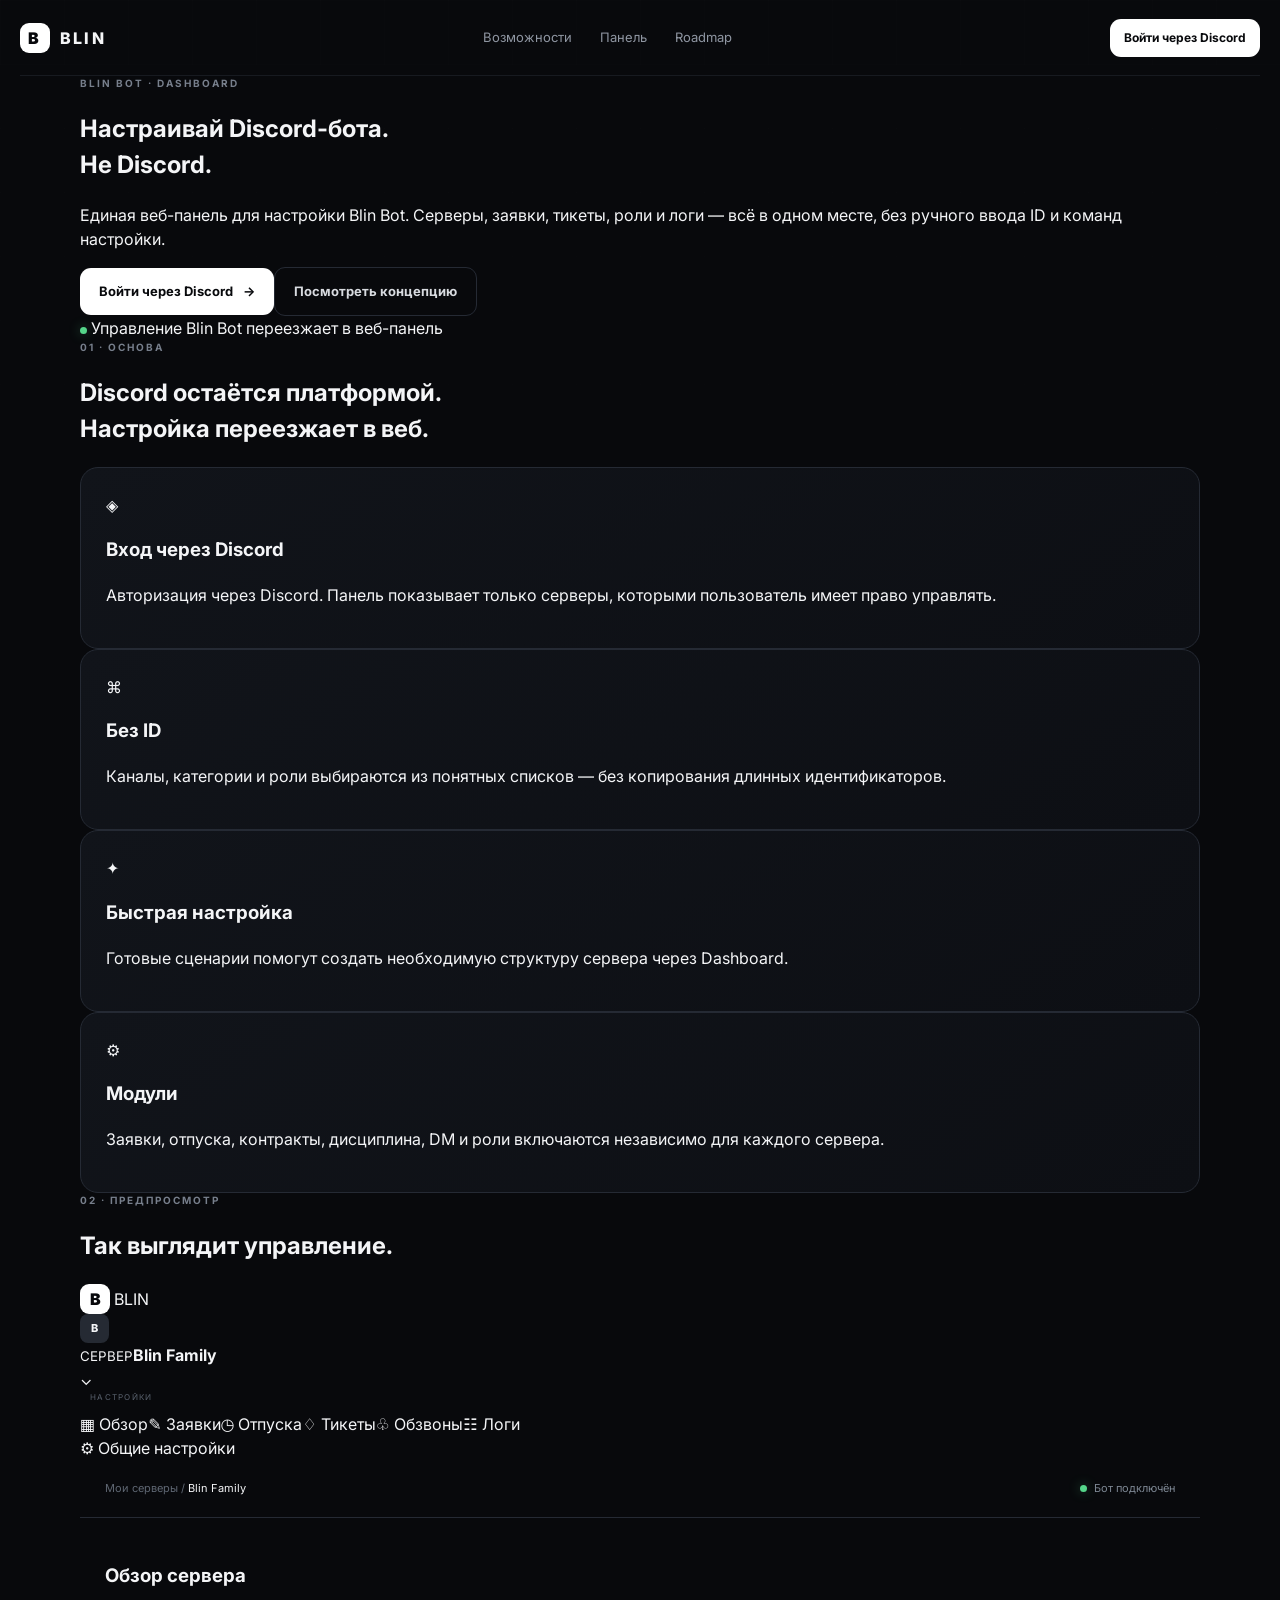
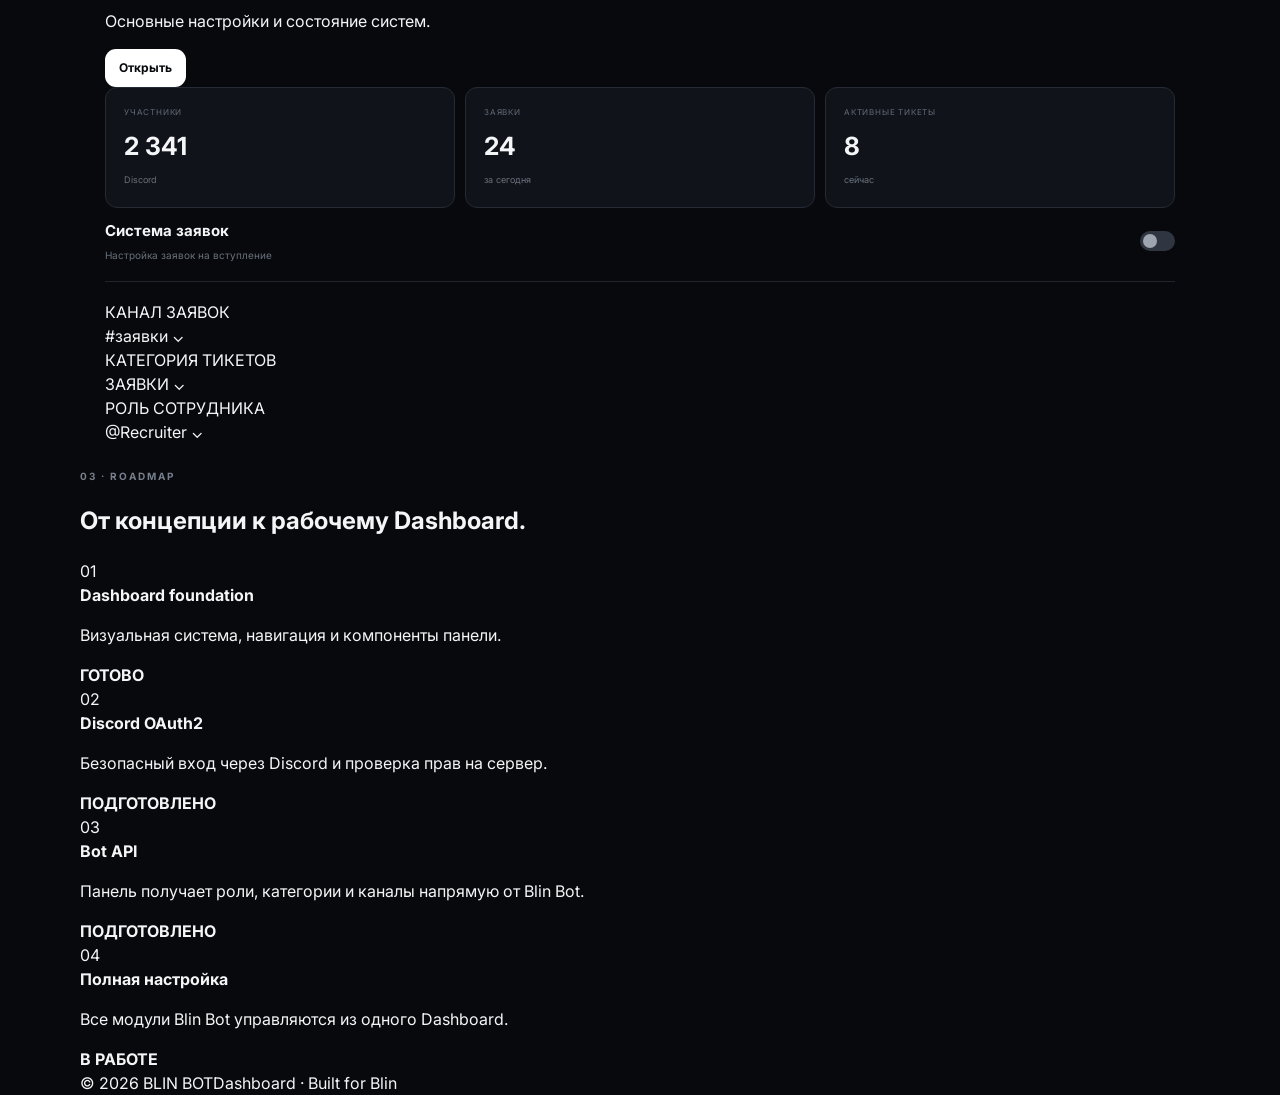
<file: index.html>
<!doctype html><html lang="ru"><head><meta charset="UTF-8"><meta name="viewport" content="width=device-width,initial-scale=1.0"><meta name="theme-color" content="#0b0d12"><meta name="description" content="Blin Dashboard — управление Discord-ботом через веб-панель."><title>Blin Dashboard</title><link rel="stylesheet" href="styles.css"></head><body><div class="background-grid"></div><header class="topbar"><a class="brand" href="#top"><span class="brand-mark">B</span><span>BLIN</span></a><nav><a href="#features">Возможности</a><a href="#preview">Панель</a><a href="#roadmap">Roadmap</a></nav><button class="button button-small" data-login>Войти через Discord</button></header><main id="top"><section class="hero container"><div class="eyebrow">BLIN BOT · DASHBOARD</div><h1>Настраивай Discord-бота.<br><span>Не Discord.</span></h1><p class="hero-text">Единая веб-панель для настройки Blin Bot. Серверы, заявки, тикеты, роли и логи — всё в одном месте, без ручного ввода ID и команд настройки.</p><div class="hero-actions"><button class="button" data-login>Войти через Discord <b>→</b></button><button class="button button-ghost" data-demo>Посмотреть концепцию</button></div><div class="hero-note"><span class="status-dot"></span> Управление Blin Bot переезжает в веб-панель</div></section><section id="features" class="container section"><div class="section-heading"><div class="eyebrow">01 · ОСНОВА</div><h2>Discord остаётся платформой.<br>Настройка переезжает в веб.</h2></div><div class="feature-grid"><article class="card feature"><div class="icon">◈</div><h3>Вход через Discord</h3><p>Авторизация через Discord. Панель показывает только серверы, которыми пользователь имеет право управлять.</p></article><article class="card feature"><div class="icon">⌘</div><h3>Без ID</h3><p>Каналы, категории и роли выбираются из понятных списков — без копирования длинных идентификаторов.</p></article><article class="card feature"><div class="icon">✦</div><h3>Быстрая настройка</h3><p>Готовые сценарии помогут создать необходимую структуру сервера через Dashboard.</p></article><article class="card feature"><div class="icon">⚙</div><h3>Модули</h3><p>Заявки, отпуска, контракты, дисциплина, DM и роли включаются независимо для каждого сервера.</p></article></div></section><section id="preview" class="container section dashboard-section"><div class="section-heading"><div class="eyebrow">02 · ПРЕДПРОСМОТР</div><h2>Так выглядит управление.</h2></div><div class="dashboard-shell"><aside class="sidebar"><div class="side-logo"><span class="brand-mark">B</span> BLIN</div><div class="server-chip"><span class="server-avatar">B</span><div><small>СЕРВЕР</small><strong>Blin Family</strong></div><span>⌄</span></div><div class="side-label">НАСТРОЙКИ</div><a class="side-link active">▦ Обзор</a><a class="side-link">✎ Заявки</a><a class="side-link">◷ Отпуска</a><a class="side-link">♢ Тикеты</a><a class="side-link">♧ Обзвоны</a><a class="side-link">☷ Логи</a><div class="side-bottom"><a class="side-link">⚙ Общие настройки</a></div></aside><div class="dashboard-main"><div class="dash-top"><div><span class="muted">Мои серверы /</span> Blin Family</div><span class="online"><span class="status-dot"></span> Бот подключён</span></div><div class="dash-content"><div class="dash-title"><div><h3>Обзор сервера</h3><p>Основные настройки и состояние систем.</p></div><button class="button button-small" data-login>Открыть</button></div><div class="stats"><div class="stat"><small>УЧАСТНИКИ</small><strong>2 341</strong><span>Discord</span></div><div class="stat"><small>ЗАЯВКИ</small><strong>24</strong><span>за сегодня</span></div><div class="stat"><small>АКТИВНЫЕ ТИКЕТЫ</small><strong>8</strong><span>сейчас</span></div></div><div class="settings-preview"><div class="setting-head"><div><h4>Система заявок</h4><p>Настройка заявок на вступление</p></div><span class="toggle"><i></i></span></div><div class="fields"><div class="field"><label>КАНАЛ ЗАЯВОК</label><div>#заявки <span>⌄</span></div></div><div class="field"><label>КАТЕГОРИЯ ТИКЕТОВ</label><div>ЗАЯВКИ <span>⌄</span></div></div><div class="field"><label>РОЛЬ СОТРУДНИКА</label><div>@Recruiter <span>⌄</span></div></div></div></div></div></div></div></section><section id="roadmap" class="container section roadmap"><div class="section-heading"><div class="eyebrow">03 · ROADMAP</div><h2>От концепции к рабочему Dashboard.</h2></div><div class="roadmap-list"><div class="road active"><span>01</span><div><strong>Dashboard foundation</strong><p>Визуальная система, навигация и компоненты панели.</p></div><b>ГОТОВО</b></div><div class="road"><span>02</span><div><strong>Discord OAuth2</strong><p>Безопасный вход через Discord и проверка прав на сервер.</p></div><b>ПОДГОТОВЛЕНО</b></div><div class="road"><span>03</span><div><strong>Bot API</strong><p>Панель получает роли, категории и каналы напрямую от Blin Bot.</p></div><b>ПОДГОТОВЛЕНО</b></div><div class="road"><span>04</span><div><strong>Полная настройка</strong><p>Все модули Blin Bot управляются из одного Dashboard.</p></div><b>В РАБОТЕ</b></div></div></section></main><footer class="container footer"><span>© 2026 BLIN BOT</span><span>Dashboard · Built for Blin</span></footer><script src="config.js?v=5"></script><script src="app.js?v=5"></script></body></html>
</file>
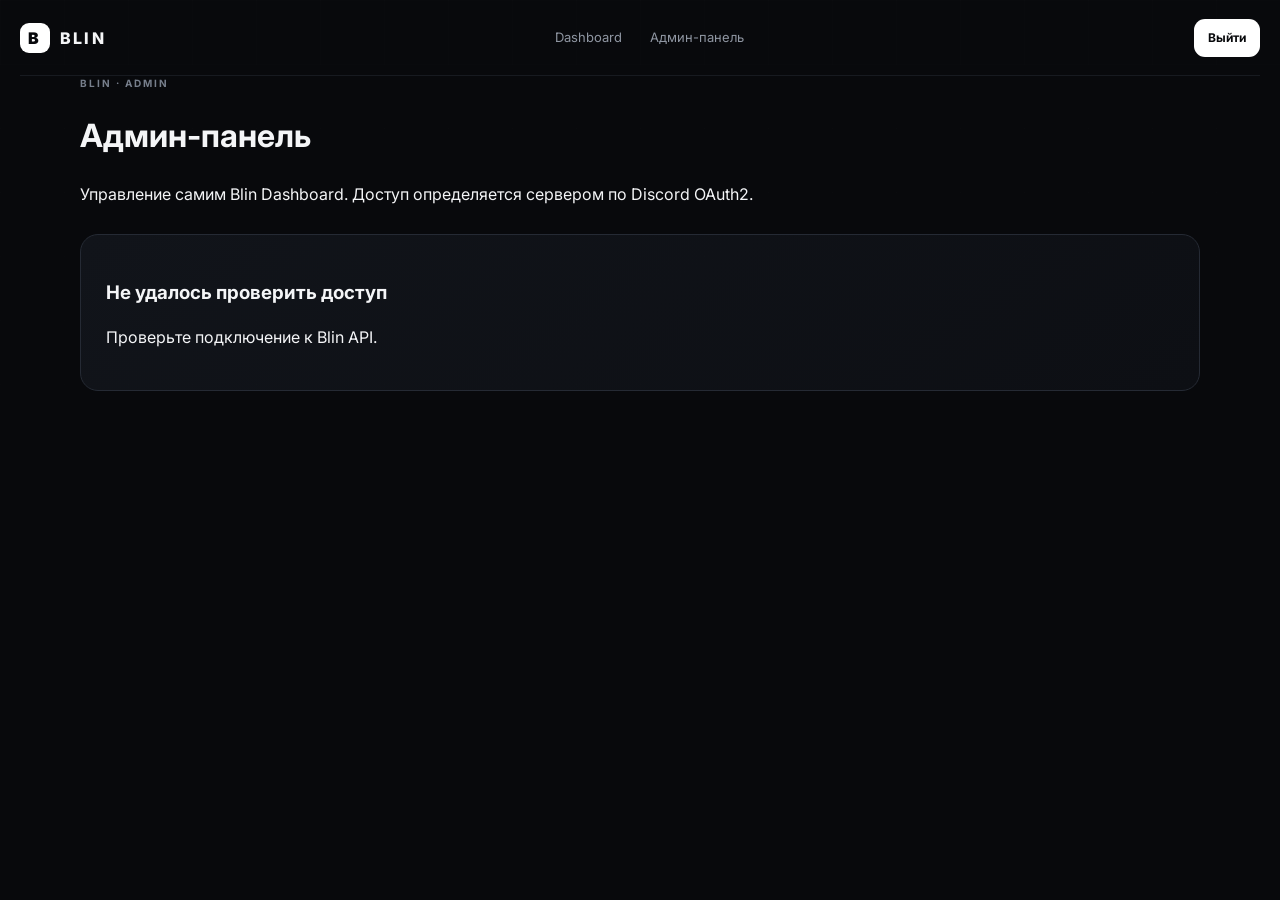
<file: admin.html>
<!doctype html><html lang="ru"><head><meta charset="UTF-8"><meta name="viewport" content="width=device-width,initial-scale=1.0"><meta name="theme-color" content="#0b0d12"><title>Blin — Админ-панель</title><link rel="stylesheet" href="styles.css"></head><body data-admin="true"><div class="background-grid"></div><header class="topbar"><a class="brand" href="index.html"><span class="brand-mark">B</span><span>BLIN</span></a><nav><a href="dashboard.html?v=10">Dashboard</a><a href="admin.html?v=10">Админ-панель</a></nav><button class="button button-small" id="logout">Выйти</button></header><main class="container section"><div class="eyebrow">BLIN · ADMIN</div><h1>Админ-панель</h1><p class="hero-text">Управление самим Blin Dashboard. Доступ определяется сервером по Discord OAuth2.</p><div id="admin-state" class="card" style="margin-top:28px"><h3>Проверка доступа…</h3><p>Подождите, выполняется проверка Discord-аккаунта.</p></div><div id="admin-content" style="display:none;margin-top:20px"><div class="feature-grid"><article class="card feature"><div class="icon">◈</div><h3>Состояние API</h3><p id="api-health">Проверка…</p></article><article class="card feature"><div class="icon">⌘</div><h3>Системная информация</h3><p id="system-info">Загрузка…</p></article><article class="card feature"><div class="icon">⚙</div><h3>Администраторы</h3><p>Список администраторов управляется на backend через переменную BLIN_SITE_ADMIN_IDS.</p></article></div></div></main><script src="config.js?v=10"></script><script src="admin.js?v=10"></script></body></html>
</file>
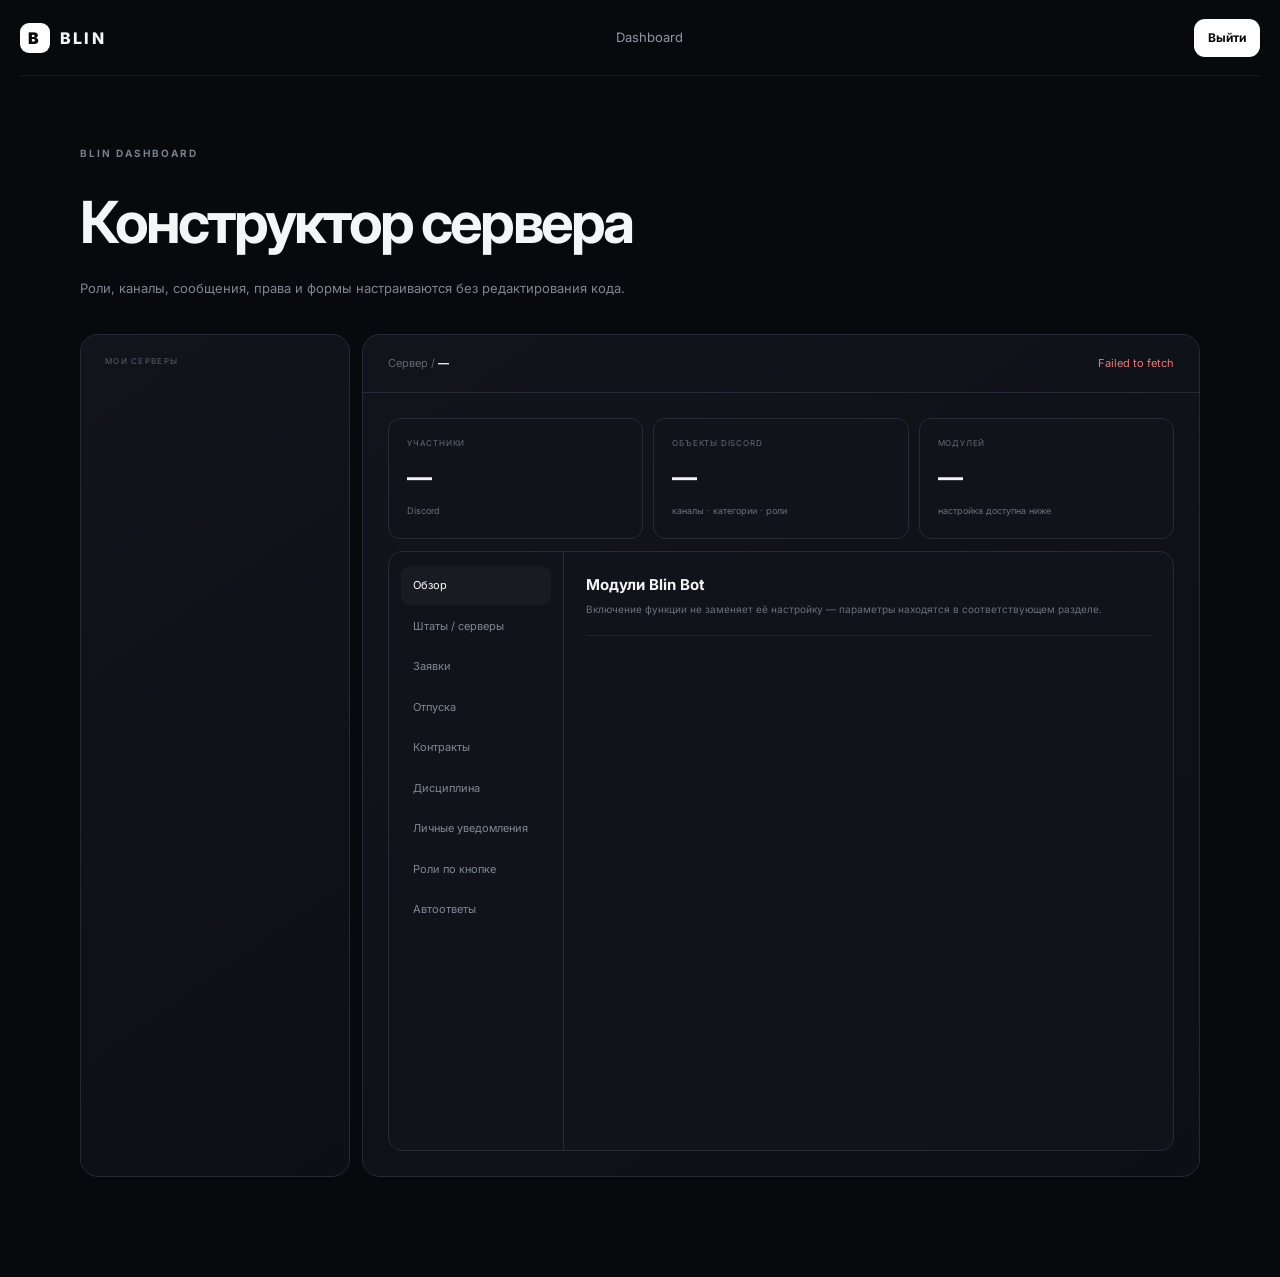
<file: dashboard.html>
<!doctype html>
<html lang="ru"><head><meta charset="UTF-8"><meta name="viewport" content="width=device-width,initial-scale=1"><meta name="theme-color" content="#08090c"><title>Blin Dashboard</title><link rel="stylesheet" href="styles.css"></head>
<body data-dashboard="true"><div class="background-grid"></div><header class="topbar"><a class="brand" href="index.html"><span class="brand-mark">B</span><span>BLIN</span></a><nav><a href="dashboard.html?v=19">Dashboard</a><a href="admin.html?v=19" data-admin-link hidden>Админ-панель</a></nav><button class="button button-small" data-logout>Выйти</button></header>
<main class="container dashboard-page"><section class="dash-heading"><div><div class="eyebrow">BLIN DASHBOARD</div><h1>Конструктор сервера</h1><p>Роли, каналы, сообщения, права и формы настраиваются без редактирования кода.</p></div></section>
<div class="dashboard-layout"><aside class="card guild-panel"><div class="side-label">МОИ СЕРВЕРЫ</div><div id="guild-list"></div></aside>
<section class="dashboard-main card"><div class="dash-top"><div><span class="muted">Сервер /</span> <strong id="server-name">—</strong></div><span id="api-status" class="online"><span class="status-dot"></span>Подключение…</span></div>
<div class="dash-content"><div class="stats"><div class="stat"><small>УЧАСТНИКИ</small><strong id="member-count">—</strong><span>Discord</span></div><div class="stat"><small>ОБЪЕКТЫ DISCORD</small><strong id="object-count">—</strong><span>каналы · категории · роли</span></div><div class="stat"><small>МОДУЛЕЙ</small><strong id="module-count">—</strong><span>настройка доступна ниже</span></div></div>
<div class="settings-layout"><aside class="settings-nav"><button class="settings-tab active" data-section="overview">Обзор</button><button class="settings-tab" data-section="servers">Штаты / серверы</button><button class="settings-tab" data-section="applications">Заявки</button><button class="settings-tab" data-section="vacations">Отпуска</button><button class="settings-tab" data-section="contracts">Контракты</button><button class="settings-tab" data-section="discipline">Дисциплина</button><button class="settings-tab" data-section="notifications">Личные уведомления</button><button class="settings-tab" data-section="reaction_roles">Роли по кнопке</button><button class="settings-tab" data-section="autoreplies">Автоответы</button></aside>
<div class="settings-body">
<section class="config-section active" data-panel="overview"><div class="setting-head"><div><h4>Модули Blin Bot</h4><p>Включение функции не заменяет её настройку — параметры находятся в соответствующем разделе.</p></div></div><div id="module-list"></div></section>
<section class="config-section" data-panel="servers"><div class="setting-head"><div><h4>Профили штатов / серверов</h4><p>Здесь находятся только настройки самого профиля: роли, категории заявок, архив, логи и каналы обзвона. Настройки отпусков вынесены в отдельную вкладку.</p></div><button class="button button-small" id="add-server">+ Добавить профиль</button></div><div id="server-profiles"></div></section>
<section class="config-section" data-panel="applications"><div class="setting-head"><div><h4>Заявки на вступление</h4><p>Здесь находятся только тексты и настройки публикации панели заявок. Профильные роли, категории, логи и обзвон настраиваются во вкладке «Штаты / серверы». Публикация панели выполняется командой <code>/publish</code> в Discord.</p></div><button class="button button-small" data-save="applications">Сохранить</button></div><div id="applications-settings"></div></section>
<section class="config-section" data-panel="vacations"><div class="setting-head"><div><h4>Отпуска</h4><p>Канал, роль и сотрудники, которые рассматривают заявки. Публикация панели выполняется командой <code>/publish</code> в Discord.</p></div><button class="button button-small" data-save="vacations">Сохранить</button></div><div id="vacations-settings"></div></section>
<section class="config-section" data-panel="contracts"><div class="setting-head"><div><h4>Контракты → заявки на выплату</h4><p>Неограниченное число блоков; до 20 кнопок, 10 опций и 5 полей в каждой форме. Публикация выполняется командой <code>/publish</code>.</p></div><button class="button button-small" id="new-contract">+ Новый блок</button></div><div id="contracts-list"></div></section>
<section class="config-section" data-panel="discipline"><div class="setting-head"><div><h4>Дисциплина</h4><p>Канал, права сотрудников и тексты уведомлений.</p></div><button class="button button-small" data-save="discipline">Сохранить</button></div><div id="discipline-settings"></div></section>
<section class="config-section" data-panel="notifications"><div class="setting-head"><div><h4>Системные сообщения в ЛС</h4><p>Согласие пользователя остаётся обязательным; здесь редактируются шаблоны уведомлений.</p></div><button class="button button-small" data-save="notifications">Сохранить</button></div><div id="notification-settings"></div></section>
<section class="config-section" data-panel="reaction_roles"><div class="setting-head"><div><h4>Роли по кнопке / реакции</h4><p>Сообщение, картинка, канал и пары «кнопка → роль». Публикация всех настроенных панелей выполняется командой <code>/publish</code>.</p></div><button class="button button-small" id="new-reaction">+ Новая панель</button></div><div id="reaction-list"></div></section>
<section class="config-section" data-panel="autoreplies"><div class="setting-head"><div><h4>Автоответы бота</h4><p>Триггер → собственный ответ, с ограничением по каналу или роли.</p></div><button class="button button-small" id="new-reply">+ Добавить ответ</button></div><div id="autoreplies-list"></div><div class="config-actions"><button class="button" id="save-autoreplies">Сохранить автоответы</button></div></section>
</div></div></div></section></div></main>
<script src="config.js?v=19"></script><script src="app.js?v=19"></script>
<script>
(function(){
  function hideField(root,name){const input=root?.querySelector('[name="'+name+'"]');input?.closest('.config-field')?.remove()}
  const originalRenderProfiles=window.renderProfiles;
  if(typeof originalRenderProfiles==='function'){
    window.renderProfiles=function(){originalRenderProfiles();const root=document.querySelector('#server-profiles');hideField(root,'new_member_role');hideField(root,'vacation_channel');hideField(root,'vacation_role')}
  }
  const originalRenderApplications=window.renderApplications;
  if(typeof originalRenderApplications==='function'){
    window.renderApplications=function(){originalRenderApplications();const root=document.querySelector('#applications-settings');root?.querySelector('.profile-select')?.remove();['recruit_roles','ticket_category','ticket_archive_category','logs_channel','obzvon_role','obzvon_channels','new_member_role','join_server_role'].forEach(n=>hideField(root,n));const card=root?.querySelector('.config-card');const grid=card?.querySelector('.config-grid');if(grid&&!grid.querySelector('[name="recruit_info_channel"]'))grid.insertAdjacentHTML('afterbegin',field('Канал публикации панели',channelSelect('recruit_info_channel',state.config.recruit_info_channel,'text,news')))}
  }
  const originalSaveApplications=window.saveApplications;
  if(typeof originalSaveApplications==='function'){
    window.saveApplications=async function(){const value=document.querySelector('#applications-settings [name="recruit_info_channel"]')?.value||'';await originalSaveApplications();await saveConfig({...state.config,recruit_info_channel:value})}
  }
})();
</script></body></html>
</file>
<file: styles.css>
@import url('https://fonts.googleapis.com/css2?family=Inter:wght@400;500;600;700;800&display=swap');
:root{--bg:#08090c;--panel:#0f1117;--panel2:#13161d;--line:#252a34;--text:#f4f5f7;--muted:#8e96a5;--accent:#fff;--green:#55d68a;--radius:18px}*{box-sizing:border-box}html{scroll-behavior:smooth}body{margin:0;background:var(--bg);color:var(--text);font-family:Inter,system-ui,sans-serif;line-height:1.5}button,input,textarea,select{font:inherit}a{color:inherit;text-decoration:none}.background-grid{position:fixed;inset:0;pointer-events:none;opacity:.35;background-image:linear-gradient(rgba(255,255,255,.025) 1px,transparent 1px),linear-gradient(90deg,rgba(255,255,255,.025) 1px,transparent 1px);background-size:64px 64px;mask-image:linear-gradient(to bottom,black,transparent 85%)}.container{width:min(1120px,calc(100% - 40px));margin:auto}.topbar{height:76px;display:flex;align-items:center;justify-content:space-between;width:min(1240px,calc(100% - 40px));margin:auto;border-bottom:1px solid #171a20;position:relative;z-index:2}.brand{display:flex;align-items:center;gap:10px;font-weight:800;letter-spacing:.14em}.brand-mark{width:30px;height:30px;border-radius:9px;display:inline-grid;place-items:center;background:#fff;color:#08090c;font-weight:900}.topbar nav{display:flex;gap:28px;color:#8f96a2;font-size:13px}.topbar nav a:hover{color:#fff}.button{display:inline-flex;align-items:center;justify-content:center;gap:10px;background:#fff;color:#08090c;padding:14px 19px;border-radius:11px;border:0;font-size:13px;font-weight:700;transition:.2s;cursor:pointer}.button:hover{transform:translateY(-2px);box-shadow:0 10px 35px rgba(255,255,255,.08)}.button-small{padding:10px 14px;font-size:12px}.button-ghost{background:transparent;color:#d8dbe0;border:1px solid var(--line)}.card{background:linear-gradient(145deg,#11141a,#0d0f14);border:1px solid var(--line);border-radius:var(--radius);padding:25px}.status-dot{width:7px;height:7px;border-radius:50%;background:var(--green);display:inline-block;box-shadow:0 0 12px rgba(85,214,138,.4)}.online,.offline{display:flex;align-items:center;gap:7px}.online{color:#7d8793}.offline{color:#ef7676}.dashboard-page{padding:70px 0 100px}.dash-heading{margin-bottom:35px}.eyebrow{font-size:10px;letter-spacing:.2em;font-weight:700;color:#777f8c;margin-bottom:18px}.dash-heading h1{font-size:clamp(34px,5vw,58px);letter-spacing:-.05em;margin:0}.dash-heading p{color:#7d8591;font-size:13px}.dashboard-layout{display:grid;grid-template-columns:270px 1fr;gap:12px}.guild-panel{min-height:720px;padding:20px 14px}.side-label{font-size:8px;letter-spacing:.16em;color:#59616d;padding:0 10px 9px}.guild-option{width:100%;display:flex;align-items:center;gap:9px;background:transparent;color:#7f8793;border:0;padding:9px;border-radius:9px;text-align:left;font-size:10px;cursor:pointer;margin:2px 0}.guild-option:hover,.guild-option.active{background:#171a21;color:#fff}.server-avatar{width:29px;height:29px;border-radius:8px;background:#252a33;display:grid;place-items:center;font-size:11px;font-weight:800}.dashboard-main{min-width:0;padding:0}.dash-top{height:58px;border-bottom:1px solid var(--line);display:flex;justify-content:space-between;align-items:center;padding:0 25px;font-size:11px}.muted{color:#5f6773}.dash-content{padding:25px}.stats{display:grid;grid-template-columns:repeat(3,1fr);gap:10px;margin-bottom:12px}.stat{border:1px solid var(--line);border-radius:12px;background:#10131a;padding:18px}.stat small{display:block;font-size:8px;color:#626b78;letter-spacing:.1em;margin-bottom:10px}.stat strong{font-size:25px;display:block}.stat span{font-size:9px;color:#69717c}.settings-layout{display:grid;grid-template-columns:175px 1fr;border:1px solid var(--line);border-radius:14px;background:#10131a;overflow:hidden;min-height:600px}.settings-nav{border-right:1px solid var(--line);padding:12px}.settings-tab{display:block;width:100%;text-align:left;border:0;background:transparent;color:#7e8794;padding:11px 12px;border-radius:9px;font-size:11px;cursor:pointer;margin:2px 0}.settings-tab:hover,.settings-tab.active{background:#181b22;color:#fff}.settings-body{padding:22px;min-width:0}.config-section{display:none}.config-section.active{display:block}.setting-head{display:flex;justify-content:space-between;gap:15px;align-items:center;border-bottom:1px solid #20242d;padding-bottom:18px;margin-bottom:18px}.setting-head h4{font-size:15px;margin:0}.setting-head p{font-size:10px;color:#69717c;margin:5px 0 0}.module-row{display:flex;justify-content:space-between;align-items:center;padding:14px 0;border-bottom:1px solid #1c2028}.module-row:last-child{border-bottom:0}.module-row strong{display:block;font-size:11px}.module-row small{display:block;color:#68717d;font-size:9px;margin-top:3px}.toggle{width:35px;height:20px;border:0;border-radius:20px;background:#303641;padding:3px;cursor:pointer}.toggle i{display:block;width:14px;height:14px;border-radius:50%;background:#9da5b0;transition:.2s}.toggle.on{background:#fff}.toggle.on i{background:#0b0d12;margin-left:15px}.config-card{border:1px solid var(--line);border-radius:13px;background:#0e1117;padding:18px;margin-bottom:12px}.config-grid{display:grid;grid-template-columns:repeat(2,minmax(0,1fr));gap:13px}.config-field{display:flex;flex-direction:column;gap:6px;font-size:10px;color:#aeb5c0}.config-field>small{font-size:8px;color:#5e6673}.config-control{width:100%;background:#0a0d12;color:#eef0f3;border:1px solid #272d37;border-radius:9px;padding:10px 11px;outline:0;min-height:39px}.config-control:focus{border-color:#5d6571}.config-control[multiple]{min-height:110px}.config-field textarea{resize:vertical}.config-actions{display:flex;gap:8px;margin-top:18px}.profile-select{display:flex;flex-wrap:wrap;gap:6px;margin-bottom:12px}.profile-chip{border:1px solid var(--line);background:#0e1117;color:#858e9a;padding:8px 11px;border-radius:9px;cursor:pointer;font-size:10px}.profile-chip.active{background:#fff;color:#08090c}.card-line,.nested-head{display:flex;justify-content:space-between;align-items:center;gap:10px}.card-line strong{font-size:12px}.card-line small{display:block;color:#68717d;font-size:9px;margin-top:3px}.card-line .button{margin-left:5px}.nested-card{border:1px solid #252b35;border-radius:11px;padding:13px;margin:10px 0;background:#0b0e13}.nested-head{padding:8px 0}.nested-head strong,h5{font-size:11px;margin:0}.nested-head small,h5 small{color:#68717d;font-weight:400}.option-row{border-top:1px solid #20252e;padding-top:10px;margin-top:10px}.modal-fields{margin-top:10px}.modal-fields .config-field{margin:7px 0}.notice{border:1px solid #2a303a;background:#12151b;border-radius:10px;padding:12px;color:#8c95a2;font-size:10px;margin-bottom:12px}.toggle-check{display:flex;align-items:center;gap:9px;border:1px solid #272d37;background:#0a0d12;border-radius:9px;padding:10px;font-size:10px;color:#aeb5c0}.toggle-check input{accent-color:#fff}.contract-buttons-head{display:flex;justify-content:space-between;align-items:center;margin-top:20px}.empty{font-size:10px;color:#69717c;padding:12px;border:1px dashed #252a34;border-radius:10px}.reply-row{margin-bottom:10px}@media(max-width:850px){.topbar nav{display:none}.dashboard-layout{grid-template-columns:1fr}.guild-panel{min-height:0}.settings-layout{grid-template-columns:1fr}.settings-nav{border-right:0;border-bottom:1px solid var(--line);display:flex;overflow:auto;gap:4px}.settings-tab{min-width:max-content}.config-grid,.stats{grid-template-columns:1fr}.dash-content{padding:18px}}@media(max-width:520px){.container,.topbar{width:min(100% - 28px,1120px)}.topbar .button{display:none}.dash-top{padding:0 15px}.online{display:none}.settings-body{padding:14px}.setting-head{align-items:flex-start;flex-direction:column}.card-line{align-items:flex-start;flex-direction:column}.card-line>div:last-child{width:100%}}
</file>
